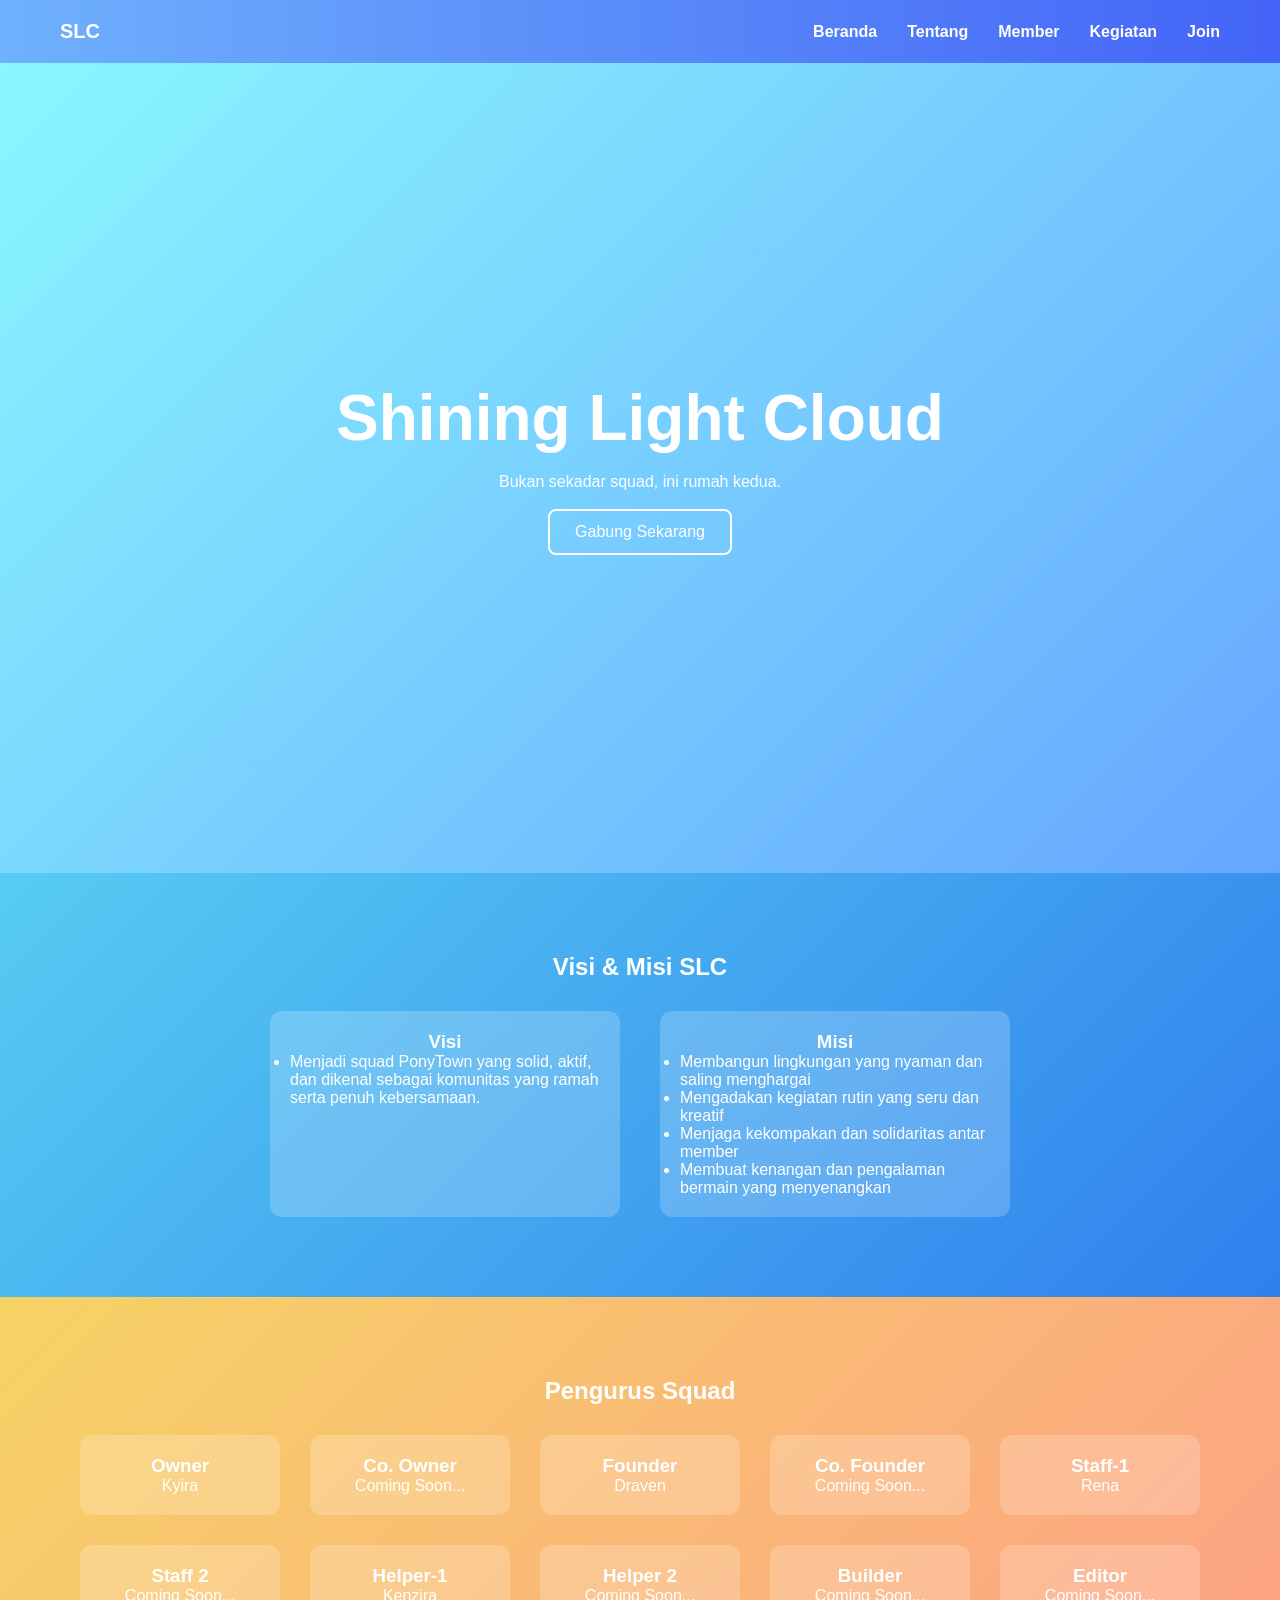
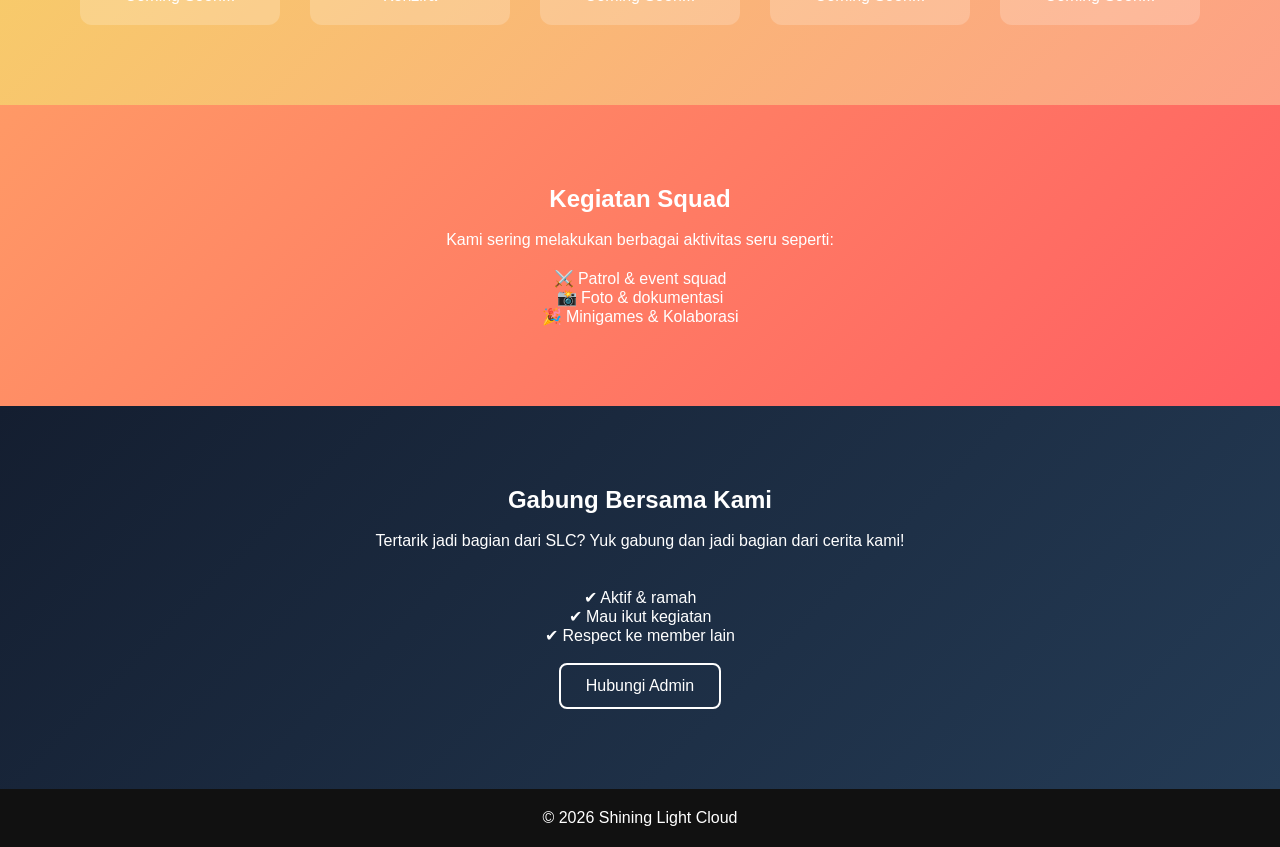
<file: index.html>
<!DOCTYPE html>
<html lang="id">
<head>
    <meta charset="UTF-8">
    <meta name="viewport" content="width=device-width, initial-scale=1.0">
    <title>Shining Light Cloud</title>
    <link rel="stylesheet" href="css/beranda.css">
</head>
<body>

<!-- NAVBAR -->
<nav class="navbar">
    <div class="logo">SLC</div>
    <ul>
        <li><a href="#hero">Beranda</a></li>
        <li><a href="#about">Tentang</a></li>
        <li><a href="#team">Member</a></li>
        <li><a href="#activity">Kegiatan</a></li>
        <li><a href="#join">Join</a></li>
    </ul>
</nav>

<!-- HERO -->
<section id="hero" class="section hero">
    <div class="hero-text">
        <h1>Shining Light Cloud</h1> <br>
        <p>Bukan sekadar squad, ini rumah kedua.</p> <br>
        <a href="#join" class="btn">Gabung Sekarang</a>
    </div>
</section>

<!-- ABOUT -->
<section id="about" class="section about">
    <h2>Visi & Misi SLC</h2>

    <div class="about-container">
        <div class="visi">
            <h3>Visi</h3>
            <ul>
                <li>Menjadi squad PonyTown yang solid, aktif, dan dikenal sebagai
                komunitas yang ramah serta penuh kebersamaan.</li>
            </ul>
        </div>

        <div class="misi">
            <h3>Misi</h3>
            <ul>
                <li>Membangun lingkungan yang nyaman dan saling menghargai</li>
                <li>Mengadakan kegiatan rutin yang seru dan kreatif</li>
                <li>Menjaga kekompakan dan solidaritas antar member</li>
                <li>Membuat kenangan dan pengalaman bermain yang menyenangkan</li>
            </ul>
        </div>
    </div>
</section>

<!-- TEAM -->
<section id="team" class="section team">
    <h2>Pengurus Squad</h2>

    <div class="team-container">

        <a href="kyira.html" class="member">
            <h3>Owner</h3>
            <p>Kyira</p>
        </a>

        <div class="member">
            <h3>Co. Owner</h3>
            <p>Coming Soon...</p>
        </div>

        <a href="draven.html" class="member">
            <h3>Founder</h3>
            <p>Draven</p>
        </a>

        <div class="member">
            <h3>Co. Founder</h3>
            <p>Coming Soon...</p>
        </div>

        <a href="rena.html" class="member">
            <h3>Staff-1</h3>
            <p>Rena</p>
        </a>

        <div class="member">
            <h3>Staff 2</h3>
            <p>Coming Soon...</p>
        </div>

        <a href="kenzira.html" class="member">
            <h3>Helper-1</h3>
            <p>Kenzira</p>
        </a>

        <div class="member">
            <h3>Helper 2</h3>
            <p>Coming Soon...</p>
        </div>

        <div class="member">
            <h3>Builder</h3>
            <p>Coming Soon...</p>
        </div>

        <div class="member">
            <h3>Editor</h3>
            <p>Coming Soon...</p>
        </div>

    </div>
</section>

<!-- ACTIVITY -->
<section id="activity" class="section activity">
    <h2>Kegiatan Squad</h2><br>
    <p>Kami sering melakukan berbagai aktivitas seru seperti:</p>

    <ul>
        <li>⚔️ Patrol & event squad</li>
        <li>📸 Foto & dokumentasi</li>
        <li>🎉 Minigames & Kolaborasi</li>
    </ul>
</section>

<!-- JOIN -->
<section id="join" class="section join">
    <h2>Gabung Bersama Kami</h2><br>
    <p>
        Tertarik jadi bagian dari SLC? Yuk gabung dan jadi bagian dari cerita kami!
    </p><br>

    <ul>
        <li>✔ Aktif & ramah</li>
        <li>✔ Mau ikut kegiatan</li>
        <li>✔ Respect ke member lain</li>
    </ul><br>

    <a href="#" class="btn">Hubungi Admin</a>
</section>

<footer>
    &copy; 2026 Shining Light Cloud
</footer>

</body>
</html>
</file>
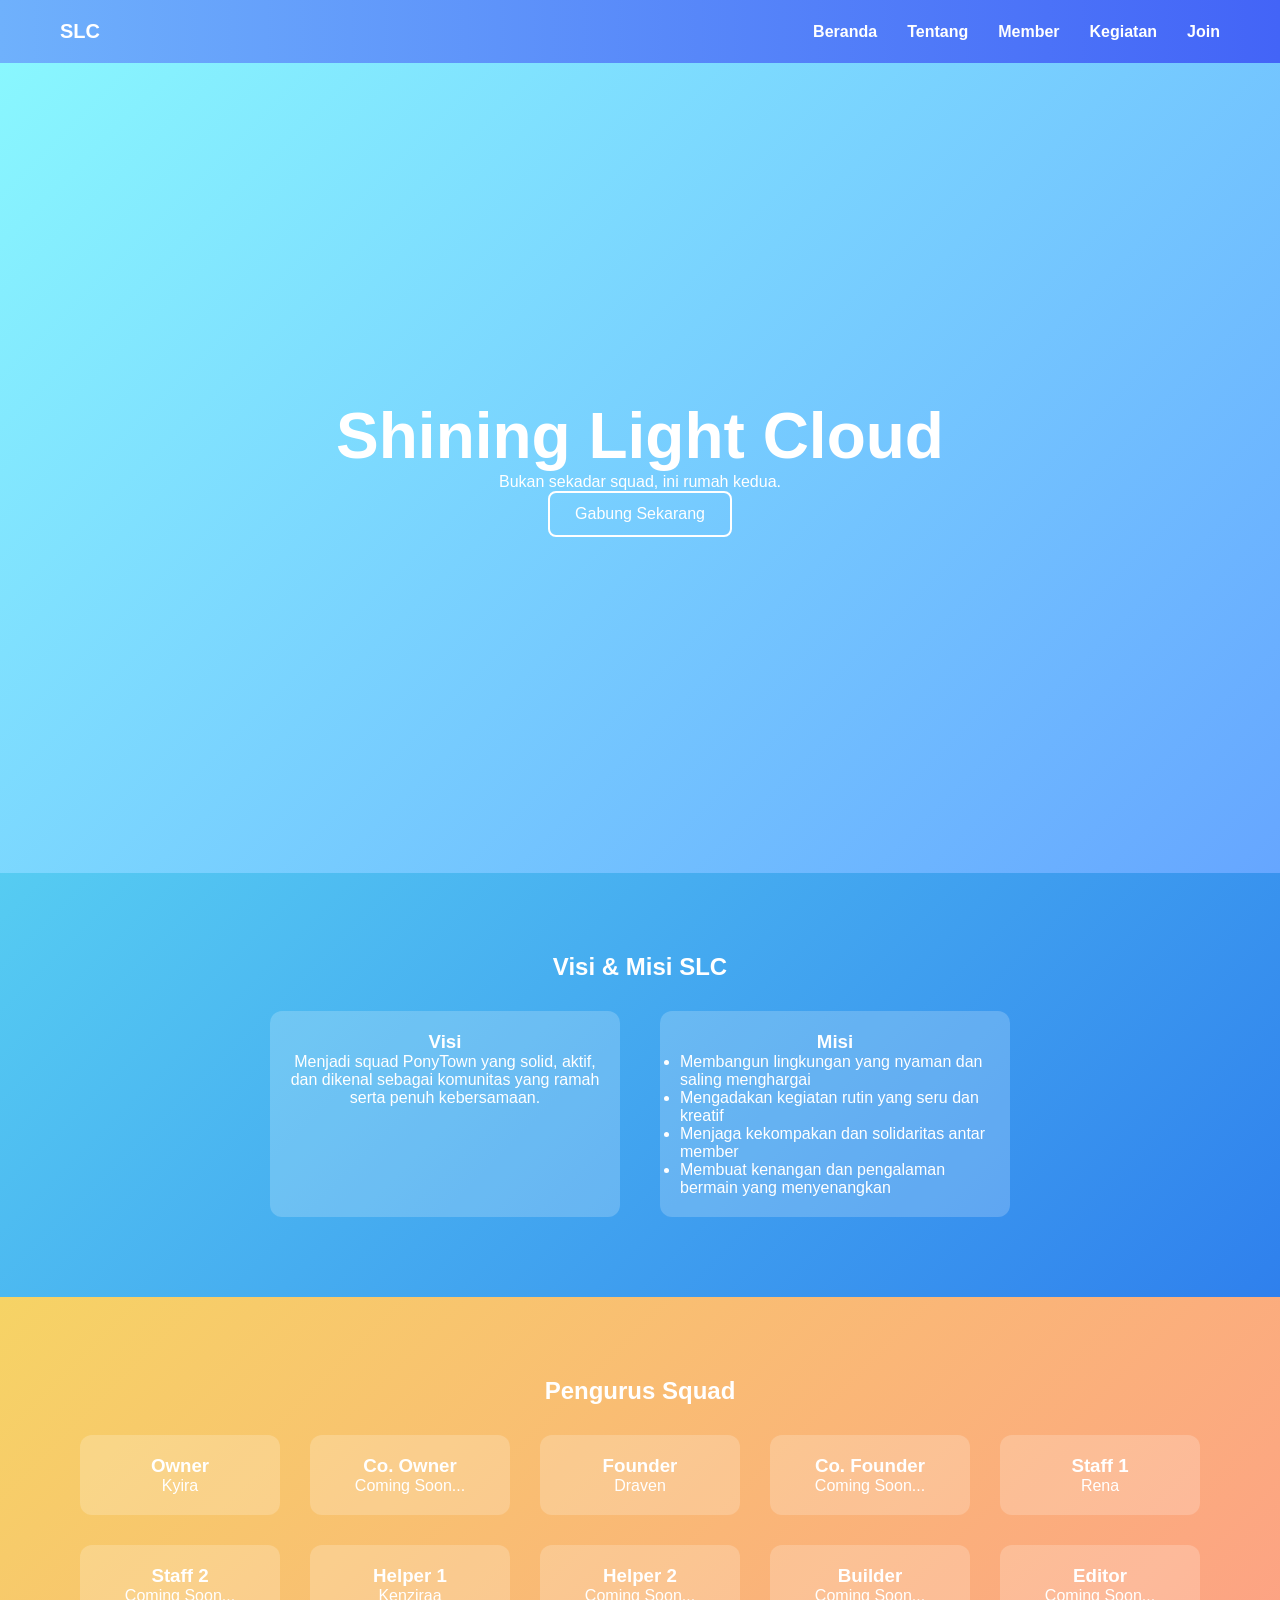
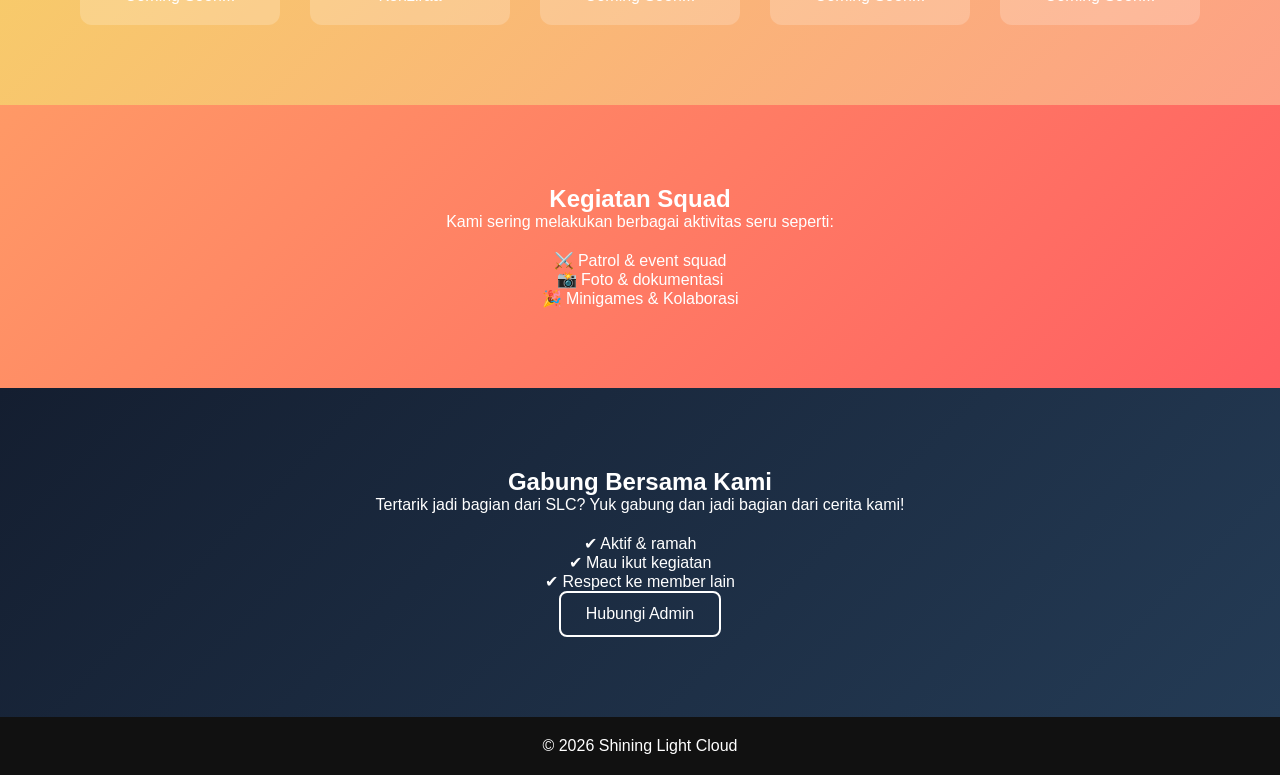
<file: beranda.html>
<!DOCTYPE html>
<html lang="id">
<head>
    <meta charset="UTF-8">
    <meta name="viewport" content="width=device-width, initial-scale=1.0">
    <title>Shining Light Cloud</title>
    <link rel="stylesheet" href="css/beranda.css">
</head>
<body>

    <!-- NAVBAR -->
    <nav class="navbar">
        <div class="logo">SLC</div>
        <ul>
            <li><a href="#hero">Beranda</a></li>
            <li><a href="#about">Tentang</a></li>
            <li><a href="#team">Member</a></li>
            <li><a href="#activity">Kegiatan</a></li>
            <li><a href="#join">Join</a></li>
        </ul>
    </nav>

    <!-- HERO -->
    <section id="hero" class="section hero">
        <div class="hero-text">
            <h1>Shining Light Cloud</h1>
            <p>Bukan sekadar squad, ini rumah kedua.</p>
            <a href="#join" class="btn">Gabung Sekarang</a>
        </div>
    </section>

    <!-- ABOUT -->
    <section id="about" class="section about">
        <h2>Visi & Misi SLC</h2>

        <div class="about-container">
            <div class="visi">
                <h3>Visi</h3>
                <p>
                    Menjadi squad PonyTown yang solid, aktif, dan dikenal sebagai
                    komunitas yang ramah serta penuh kebersamaan.
                </p>
            </div>

            <div class="misi">
                <h3>Misi</h3>
                <ul>
                    <li>Membangun lingkungan yang nyaman dan saling menghargai</li>
                    <li>Mengadakan kegiatan rutin yang seru dan kreatif</li>
                    <li>Menjaga kekompakan dan solidaritas antar member</li>
                    <li>Membuat kenangan dan pengalaman bermain yang menyenangkan</li>
                </ul>
            </div>
        </div>
    </section>

    <!-- TEAM -->
    <section id="team" class="section team">
        <h2>Pengurus Squad</h2>

        <div class="team-container">
            <div class="member">
                <h3>Owner</h3>
                <p>Kyira</p>
            </div>

            <div class="member">
                <h3>Co. Owner</h3>
                <p>Coming Soon...</p>
            </div>

            <div class="member">
                <h3>Founder</h3>
                <p>Draven</p>
            </div>

            <div class="member">
                <h3>Co. Founder</h3>
                <p>Coming Soon...</p>
            </div>

            <div class="member">
                <h3>Staff 1</h3>
                <p>Rena</p>
            </div>

            <div class="member">
                <h3>Staff 2</h3>
                <p>Coming Soon...</p>
            </div>

            <div class="member">
                <h3>Helper 1</h3>
                <p>Kenziraa</p>
            </div>

            <div class="member">
                <h3>Helper 2</h3>
                <p>Coming Soon...</p>
            </div>

            <div class="member">
                <h3>Builder</h3>
                <p>Coming Soon...</p>
            </div>

            <div class="member">
                <h3>Editor</h3>
                <p>Coming Soon...</p>
            </div>
        </div>
    </section>

    <!-- ACTIVITY -->
    <section id="activity" class="section activity">
        <h2>Kegiatan Squad</h2>
        <p>Kami sering melakukan berbagai aktivitas seru seperti:</p>

        <ul>
            <li>⚔️ Patrol & event squad</li>
            <li>📸 Foto & dokumentasi</li>
            <li>🎉 Minigames & Kolaborasi</li>
        </ul>
    </section>

    <!-- JOIN -->
    <section id="join" class="section join">
        <h2>Gabung Bersama Kami</h2>
        <p>
            Tertarik jadi bagian dari SLC? Yuk gabung dan jadi bagian dari cerita kami!
        </p>

        <ul>
            <li>✔ Aktif & ramah</li>
            <li>✔ Mau ikut kegiatan</li>
            <li>✔ Respect ke member lain</li>
        </ul>

        <a href="#" class="btn">Hubungi Admin</a>
    </section>

    <!-- FOOTER -->
    <footer>
        &copy; 2026 Shining Light Cloud
    </footer>

</body>
</html>
</file>
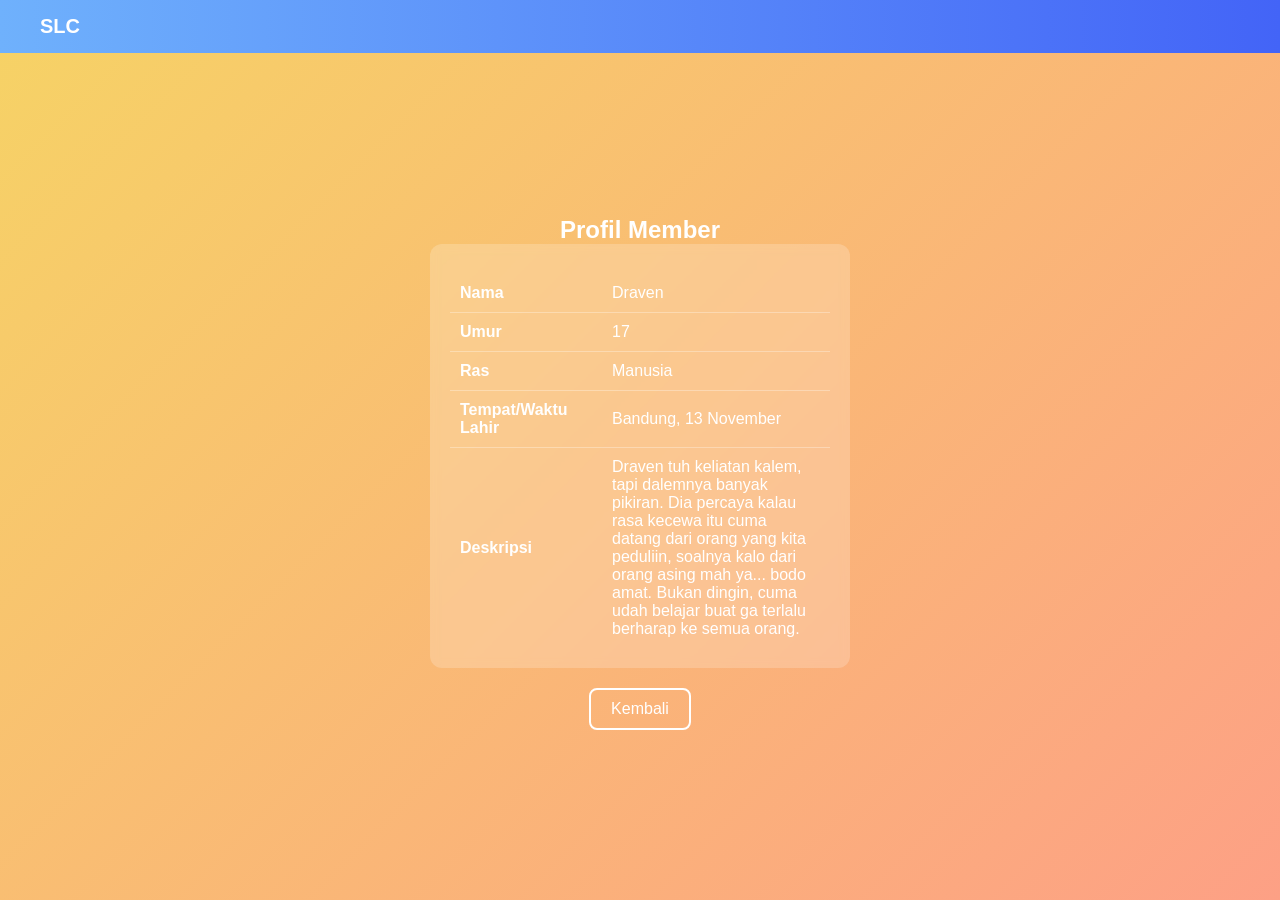
<file: draven.html>
<!DOCTYPE html>
<html lang="id">
<head>
    <meta charset="UTF-8">
    <title>Kyira Owner SLC</title>
    <link rel="stylesheet" href="css/anggota.css">
</head>
<body>

<nav class="navbar">
    <div class="logo">SLC</div>
</nav>

<section class="profile-section">

    <h2>Profil Member</h2>

    <div class="profile-box">

        <table>
            <tr><td class="label">Nama</td><td>Draven</td></tr>
            <tr><td class="label">Umur</td><td>17</td></tr>
            <tr><td class="label">Ras</td><td>Manusia</td></tr>
            <tr><td class="label">Tempat/Waktu Lahir</td><td>Bandung, 13 November</td></tr>
            <tr>
                <td class="label">Deskripsi</td>
                <td>Draven tuh keliatan kalem, tapi dalemnya banyak pikiran. Dia percaya kalau rasa kecewa itu cuma datang dari orang yang kita peduliin, soalnya kalo dari orang asing mah ya... bodo amat. Bukan dingin, cuma udah belajar buat ga terlalu berharap ke semua orang.</td>
            </tr>
        </table>
    </div>

    <a href="index.html" class="btn">Kembali</a>

</section>

</body>
</html>
</file>
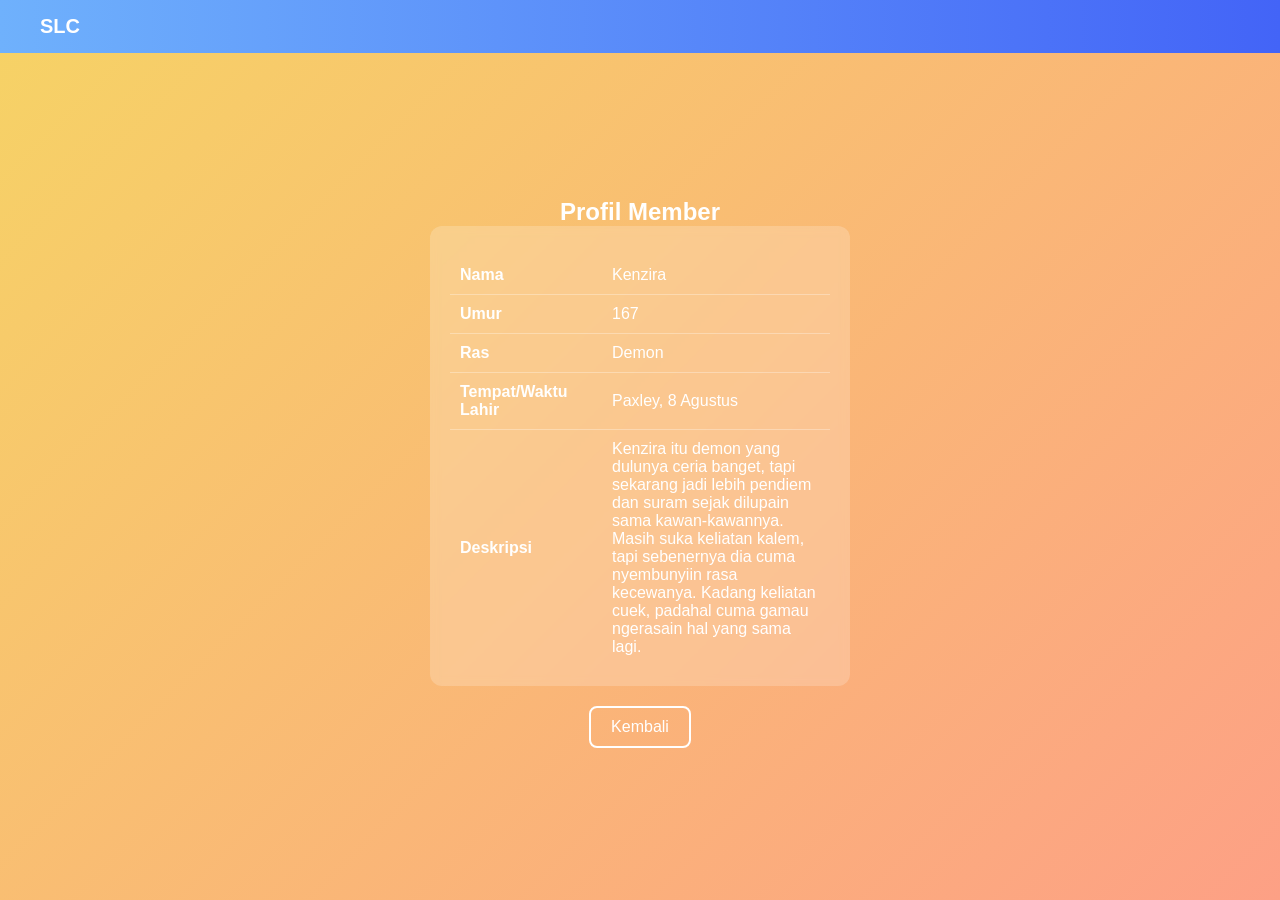
<file: kenzira.html>
<!DOCTYPE html>
<html lang="id">
<head>
    <meta charset="UTF-8">
    <title>Kyira Owner SLC</title>
    <link rel="stylesheet" href="css/anggota.css">
</head>
<body>

<nav class="navbar">
    <div class="logo">SLC</div>
</nav>

<section class="profile-section">

    <h2>Profil Member</h2>

    <div class="profile-box">

        <table>
            <tr><td class="label">Nama</td><td>Kenzira</td></tr>
            <tr><td class="label">Umur</td><td>167</td></tr>
            <tr><td class="label">Ras</td><td>Demon</td></tr>
            <tr><td class="label">Tempat/Waktu Lahir</td><td>Paxley, 8 Agustus</td></tr>
            <tr>
                <td class="label">Deskripsi</td>
                <td>Kenzira itu demon yang dulunya ceria banget, tapi sekarang jadi lebih pendiem dan suram sejak dilupain sama kawan-kawannya. Masih suka keliatan kalem, tapi sebenernya dia cuma nyembunyiin rasa kecewanya. Kadang keliatan cuek, padahal cuma gamau ngerasain hal yang sama lagi.</td>
            </tr>
        </table>
    </div>

    <a href="index.html" class="btn">Kembali</a>

</section>

</body>
</html>
</file>
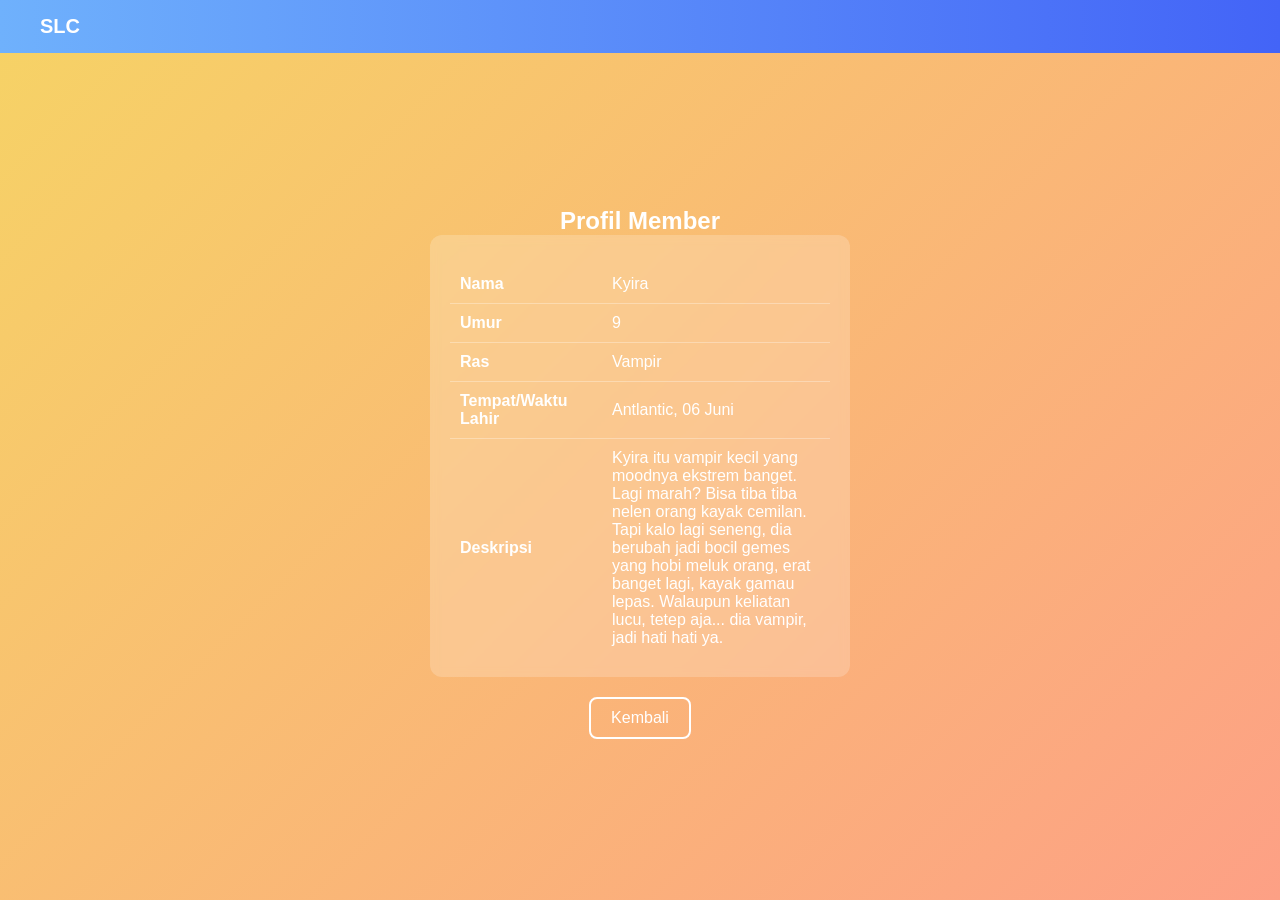
<file: kyira.html>
<!DOCTYPE html>
<html lang="id">
<head>
    <meta charset="UTF-8">
    <title>Kyira Owner SLC</title>
    <link rel="stylesheet" href="css/anggota.css">
</head>
<body>

<nav class="navbar">
    <div class="logo">SLC</div>
</nav>

<section class="profile-section">

    <h2>Profil Member</h2>

    <div class="profile-box">

        <table>
            <tr><td class="label">Nama</td><td>Kyira</td></tr>
            <tr><td class="label">Umur</td><td>9</td></tr>
            <tr><td class="label">Ras</td><td>Vampir</td></tr>
            <tr><td class="label">Tempat/Waktu Lahir</td><td>Antlantic, 06 Juni</td></tr>
            <tr>
                <td class="label">Deskripsi</td>
                <td>Kyira itu vampir kecil yang moodnya ekstrem banget. Lagi marah? Bisa tiba tiba nelen orang kayak cemilan. Tapi kalo lagi seneng, dia berubah jadi bocil gemes yang hobi meluk orang, erat banget lagi, kayak gamau lepas. Walaupun keliatan lucu, tetep aja... dia vampir, jadi hati hati ya.</td>
            </tr>
        </table>
    </div>

    <a href="index.html" class="btn">Kembali</a>

</section>

</body>
</html>
</file>
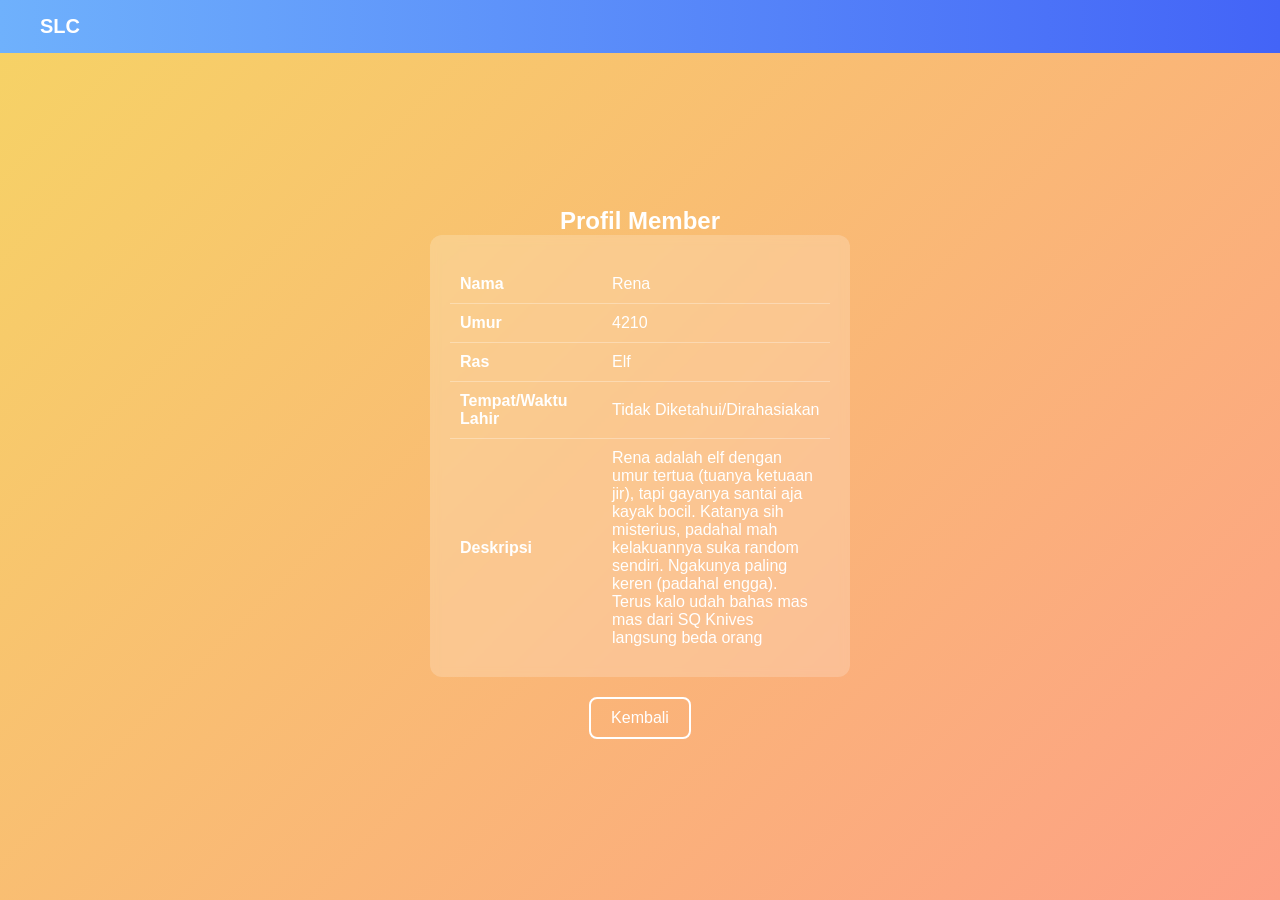
<file: rena.html>
<!DOCTYPE html>
<html lang="id">
<head>
    <meta charset="UTF-8">
    <title>Kyira Owner SLC</title>
    <link rel="stylesheet" href="css/anggota.css">
</head>
<body>

<nav class="navbar">
    <div class="logo">SLC</div>
</nav>

<section class="profile-section">

    <h2>Profil Member</h2>

    <div class="profile-box">

        <table>
            <tr><td class="label">Nama</td><td>Rena</td></tr>
            <tr><td class="label">Umur</td><td>4210</td></tr>
            <tr><td class="label">Ras</td><td>Elf</td></tr>
            <tr><td class="label">Tempat/Waktu Lahir</td><td>Tidak Diketahui/Dirahasiakan</td></tr>
            <tr>
                <td class="label">Deskripsi</td>
                <td>Rena adalah elf dengan umur tertua (tuanya ketuaan jir), tapi gayanya santai aja kayak bocil. Katanya sih misterius, padahal mah kelakuannya suka random sendiri. Ngakunya paling keren (padahal engga). Terus kalo udah bahas mas mas dari SQ Knives langsung beda orang</td>
            </tr>
        </table>
    </div>

    <a href="index.html" class="btn">Kembali</a>

</section>

</body>
</html>
</file>
<file: css/beranda.css>
* {
    margin: 0;
    padding: 0;
    box-sizing: border-box;
}

body {
    font-family: Arial, sans-serif;
}

/* NAVBAR */
.navbar {
    display: flex;
    justify-content: space-between;
    align-items: center;
    padding: 20px 60px;
    background: linear-gradient(to right, #6fb1fc, #4364f7);
    color: white;
    position: sticky;
    top: 0;
    z-index: 100;
}

.navbar ul {
    list-style: none;
    display: flex;
    gap: 30px;
}

.navbar a {
    text-decoration: none;
    color: white;
    font-weight: bold;
}

.logo {
    font-weight: bold;
    font-size: 20px;
}

/* SECTION UMUM */
.section {
    padding: 80px 20px;
    text-align: center;
    color: white;
}

/* HERO */
.hero {
    height: 90vh;
    display: flex;
    justify-content: center;
    align-items: center;
    background: linear-gradient(135deg, #89f7fe, #66a6ff);
}

.hero h1 {
    font-size: 64px;
}

.btn {
    display: inline-block;
    color: white;
    text-decoration: none;
    border: 2px solid white;
    padding: 12px 25px;
    border-radius: 8px;
}

/* ABOUT */
.about {
    background: linear-gradient(135deg, #56ccf2, #2f80ed);
}

.about-container {
    display: flex;
    gap: 40px;
    justify-content: center;
    flex-wrap: wrap;
    margin-top: 30px;
}

.visi, .misi {
    background: rgba(255,255,255,0.2);
    padding: 20px;
    border-radius: 12px;
    width: 350px;
}

/* teks visi & misi rata kiri */
.visi ul {
    text-align: left;
}
.misi ul {
    text-align: left;
}

/* TEAM */
.team {
    background: linear-gradient(135deg, #f6d365, #fda085);
}

.team-container {
    display: flex;
    gap: 30px;
    flex-wrap: wrap;
    justify-content: center;
    margin-top: 30px;
}

.member {
    text-decoration: none;
    color: white;
    background: rgba(255,255,255,0.2);
    padding: 20px;
    border-radius: 12px;
    width: 200px;
    transition: 0.3s;
}

.member:hover {
    transform: translateY(-8px);
    background: rgba(255,255,255,0.35);
}

/* ACTIVITY */
.activity {
    background: linear-gradient(135deg, #ff9966, #ff5e62);
}

.activity ul {
    list-style: none;
    margin-top: 20px;
}

/* JOIN */
.join {
    background: linear-gradient(135deg, #141e30, #243b55);
}

.join ul {
    list-style: none;   /* hapus bullet */
    padding: 0;         /* hapus jarak kiri default */
    margin-top: 20px;
}

/* FOOTER */
footer {
    text-align: center;
    padding: 20px;
    background: #111;
    color: white;
}
</file>
<file: css/anggota.css>
/* ===== RESET ===== */
html, body {
    height: 100%;
}

* {
    margin: 0;
    padding: 0;
    box-sizing: border-box;
}

/* ===== BODY ===== */
body {
    font-family: Arial, sans-serif;
    color: white;
    background: linear-gradient(135deg, #f6d365, #fda085);
}

/* ===== NAVBAR ===== */
.navbar {
    background: linear-gradient(to right, #6fb1fc, #4364f7);
    padding: 15px 40px;
}

.logo {
    font-weight: bold;
    font-size: 20px;
}

/* ===== SECTION ===== */
.profile-section {
    min-height: calc(100% - 60px);
    display: flex;
    flex-direction: column;
    justify-content: center;
    align-items: center;
}

/* ===== BOX PROFIL ===== */
.profile-box {
    background: rgba(255,255,255,0.2);
    width: 420px;
    padding: 20px;
    border-radius: 12px;
    backdrop-filter: blur(5px);
}

/* ===== TABEL ===== */
table {
    width: 100%;
    border-collapse: collapse;
    margin-top: 10px;
}

td {
    padding: 10px;
    border-bottom: 1px solid rgba(255,255,255,0.3);
}

tr:last-child td {
    border-bottom: none;
}

.label {
    font-weight: bold;
    width: 40%;
}

/* ===== BUTTON ===== */
.btn {
    display: inline-block;
    margin-top: 20px;
    padding: 10px 20px;
    border: 2px solid white;
    color: white;
    text-decoration: none;
    border-radius: 8px;
    transition: 0.3s;
}

.btn:hover {
    background: white;
    color: #333;
}
</file>
